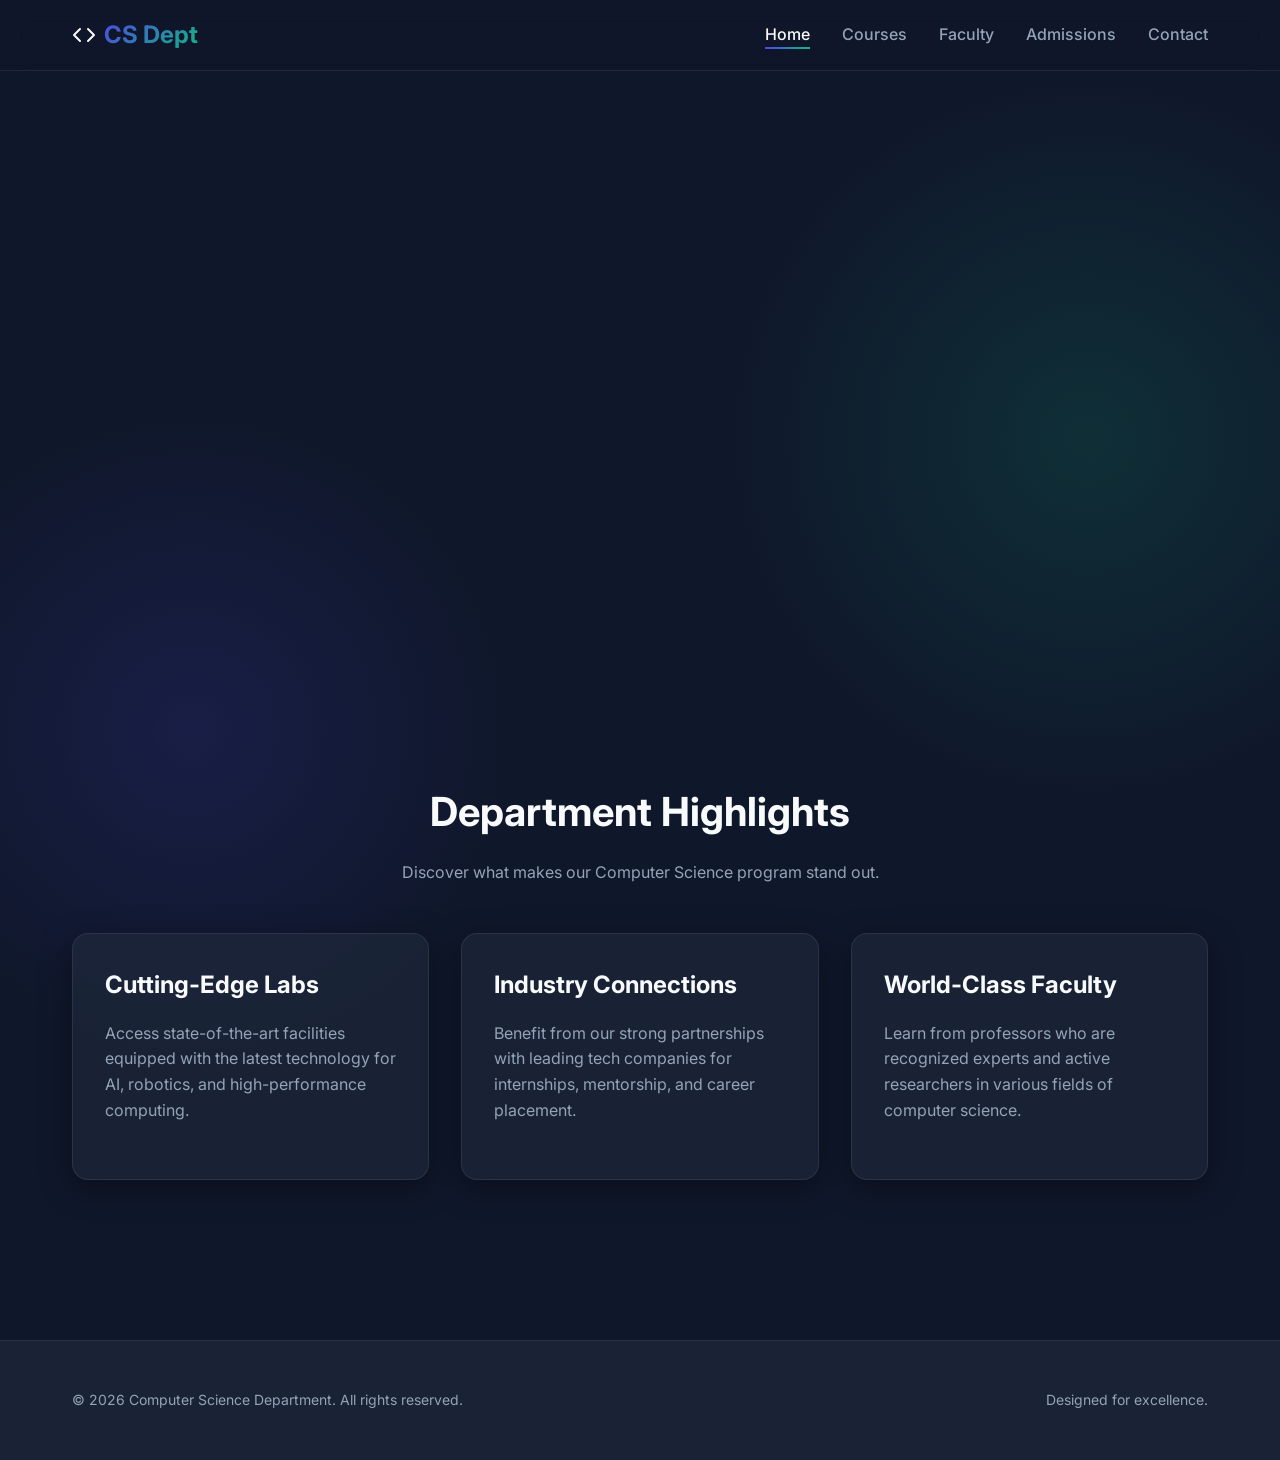
<file: index.html>
<!DOCTYPE html>
<html lang="en">
<head>
    <meta charset="UTF-8">
    <meta name="viewport" content="width=device-width, initial-scale=1.0">
    <meta name="description" content="Computer Science Department - Fostering innovation and excellence in computing.">
    <title>CS Department | Home</title>
    <link rel="stylesheet" href="style.css">
</head>
<body>
    <header>
        <nav>
            <a href="index.html" class="logo">
                <svg width="24" height="24" viewBox="0 0 24 24" fill="none" stroke="currentColor" stroke-width="2" stroke-linecap="round" stroke-linejoin="round"><polyline points="16 18 22 12 16 6"></polyline><polyline points="8 6 2 12 8 18"></polyline></svg>
                <span>CS Dept</span>
            </a>
            <ul class="nav-links">
                <li><a href="index.html" class="active">Home</a></li>
                <li><a href="courses.html">Courses</a></li>
                <li><a href="faculty.html">Faculty</a></li>
                <li><a href="admissions.html">Admissions</a></li>
                <li><a href="contact.html">Contact</a></li>
            </ul>
        </nav>
    </header>

    <main>
        <section class="hero">
            <h1>Shaping the Future of <br>Computing</h1>
            <p>Welcome to the Computer Science Department. We are dedicated to excellence in education, groundbreaking research, and fostering the next generation of tech innovators.</p>
            <div class="hero-buttons">
                <a href="admissions.html" class="btn btn-primary">Apply Now</a>
                <a href="courses.html" class="btn btn-secondary">Explore Programs</a>
            </div>
        </section>

        <section>
            <div class="section-header">
                <h2>Department Highlights</h2>
                <p>Discover what makes our Computer Science program stand out.</p>
            </div>
            <div class="grid">
                <div class="card">
                    <h3>Cutting-Edge Labs</h3>
                    <p>Access state-of-the-art facilities equipped with the latest technology for AI, robotics, and high-performance computing.</p>
                </div>
                <div class="card">
                    <h3>Industry Connections</h3>
                    <p>Benefit from our strong partnerships with leading tech companies for internships, mentorship, and career placement.</p>
                </div>
                <div class="card">
                    <h3>World-Class Faculty</h3>
                    <p>Learn from professors who are recognized experts and active researchers in various fields of computer science.</p>
                </div>
            </div>
        </section>
    </main>

    <footer>
        <div class="footer-content">
            <p class="footer-text">&copy; 2026 Computer Science Department. All rights reserved.</p>
            <p class="footer-text">Designed for excellence.</p>
        </div>
    </footer>
</body>
</html>
</file>
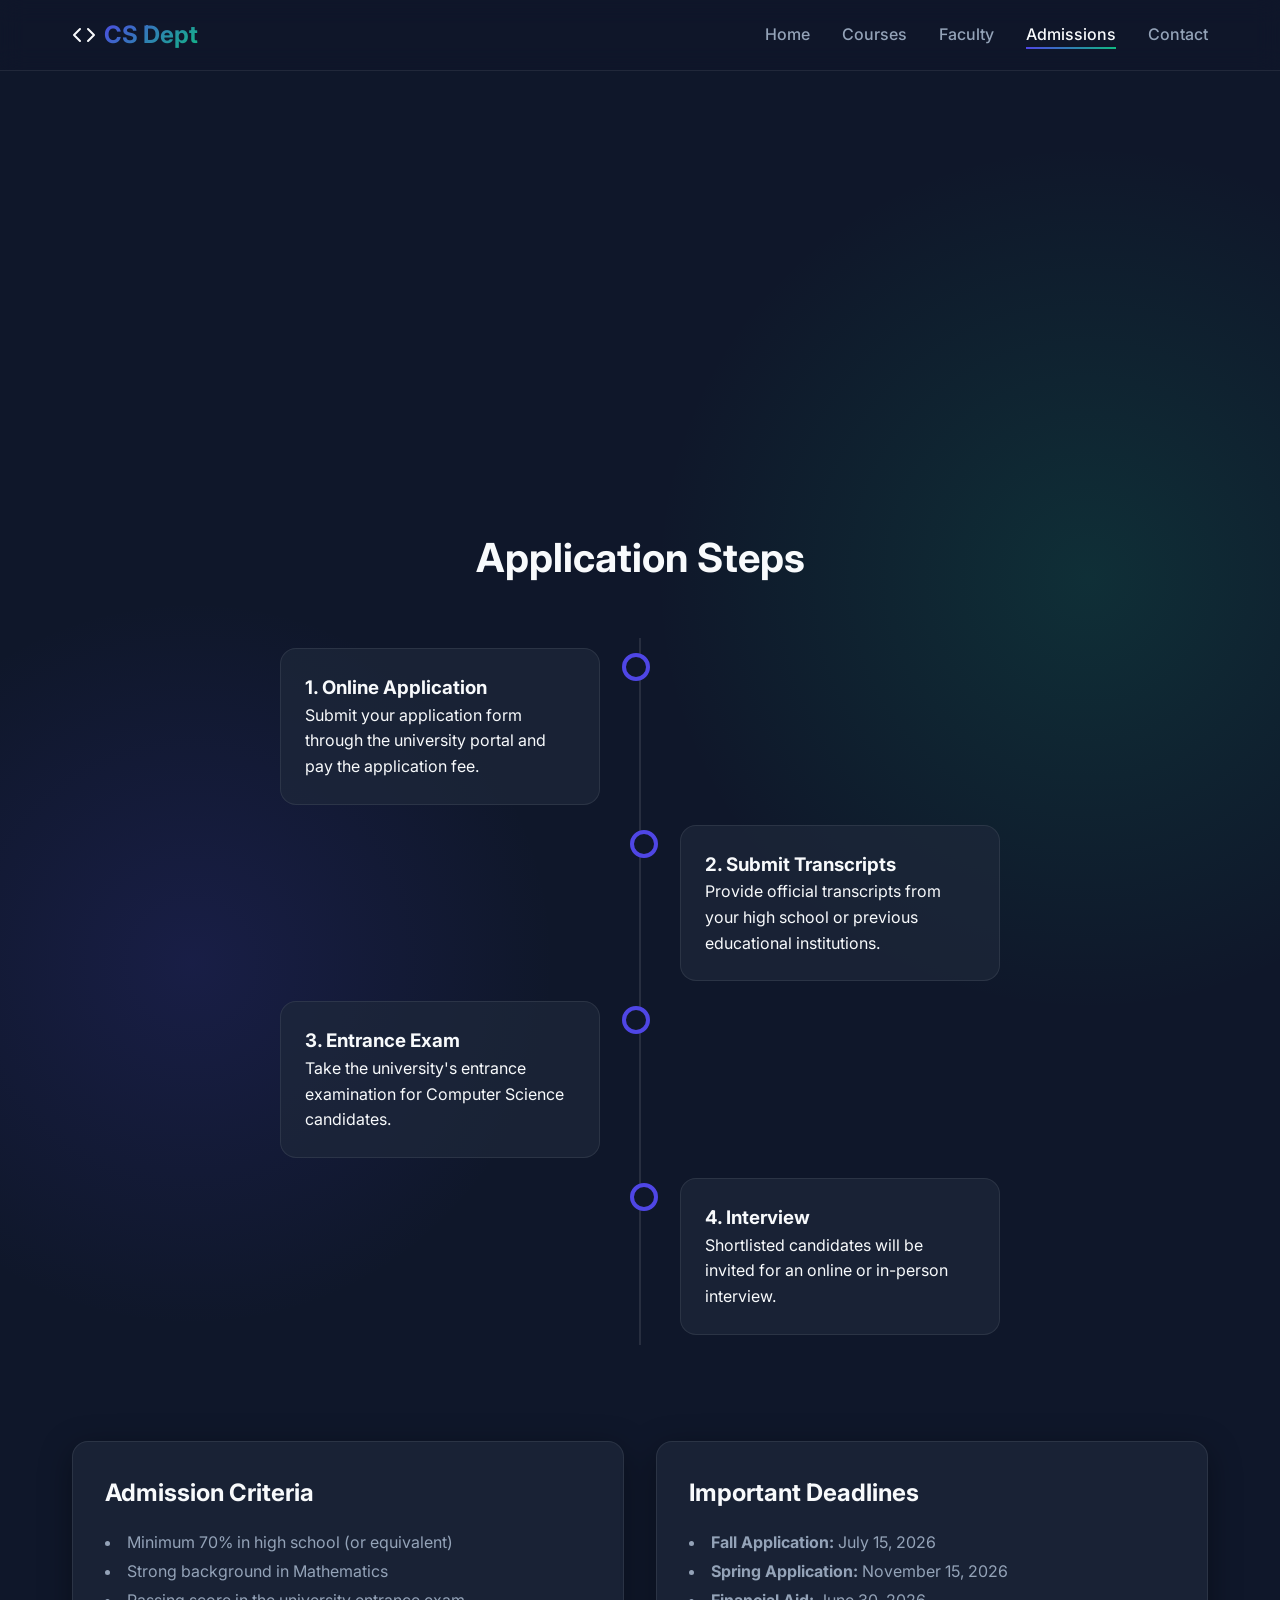
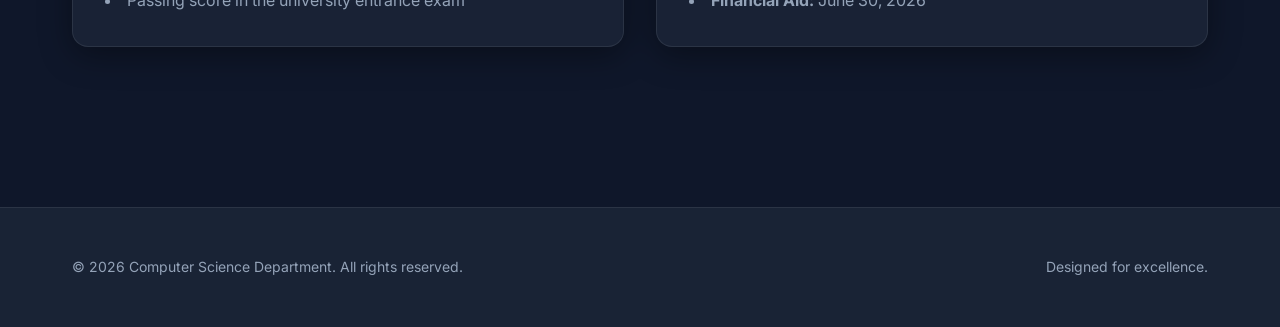
<file: admissions.html>
<!DOCTYPE html>
<html lang="en">
<head>
    <meta charset="UTF-8">
    <meta name="viewport" content="width=device-width, initial-scale=1.0">
    <meta name="description" content="Admission criteria, application steps, and deadlines for the CS Department.">
    <title>CS Department | Admissions</title>
    <link rel="stylesheet" href="style.css">
</head>
<body>
    <header>
        <nav>
            <a href="index.html" class="logo">
                <svg width="24" height="24" viewBox="0 0 24 24" fill="none" stroke="currentColor" stroke-width="2" stroke-linecap="round" stroke-linejoin="round"><polyline points="16 18 22 12 16 6"></polyline><polyline points="8 6 2 12 8 18"></polyline></svg>
                <span>CS Dept</span>
            </a>
            <ul class="nav-links">
                <li><a href="index.html">Home</a></li>
                <li><a href="courses.html">Courses</a></li>
                <li><a href="faculty.html">Faculty</a></li>
                <li><a href="admissions.html" class="active">Admissions</a></li>
                <li><a href="contact.html">Contact</a></li>
            </ul>
        </nav>
    </header>

    <main>
        <section class="hero" style="padding: 4rem 0;">
            <h1>Admissions</h1>
            <p>Join our community of innovators. Find everything you need to apply.</p>
        </section>

        <section>
            <div class="section-header">
                <h2>Application Steps</h2>
            </div>
            <div class="timeline">
                <div class="timeline-item left">
                    <div class="timeline-content">
                        <h3>1. Online Application</h3>
                        <p>Submit your application form through the university portal and pay the application fee.</p>
                    </div>
                </div>
                <div class="timeline-item right">
                    <div class="timeline-content">
                        <h3>2. Submit Transcripts</h3>
                        <p>Provide official transcripts from your high school or previous educational institutions.</p>
                    </div>
                </div>
                <div class="timeline-item left">
                    <div class="timeline-content">
                        <h3>3. Entrance Exam</h3>
                        <p>Take the university's entrance examination for Computer Science candidates.</p>
                    </div>
                </div>
                <div class="timeline-item right">
                    <div class="timeline-content">
                        <h3>4. Interview</h3>
                        <p>Shortlisted candidates will be invited for an online or in-person interview.</p>
                    </div>
                </div>
            </div>
        </section>

        <section>
            <div class="grid">
                <div class="card">
                    <h3>Admission Criteria</h3>
                    <ul style="list-style-position: inside; color: var(--text-secondary); line-height: 1.8;">
                        <li>Minimum 70% in high school (or equivalent)</li>
                        <li>Strong background in Mathematics</li>
                        <li>Passing score in the university entrance exam</li>
                    </ul>
                </div>
                <div class="card">
                    <h3>Important Deadlines</h3>
                    <ul style="list-style-position: inside; color: var(--text-secondary); line-height: 1.8;">
                        <li><strong>Fall Application:</strong> July 15, 2026</li>
                        <li><strong>Spring Application:</strong> November 15, 2026</li>
                        <li><strong>Financial Aid:</strong> June 30, 2026</li>
                    </ul>
                </div>
            </div>
        </section>
    </main>

    <footer>
        <div class="footer-content">
            <p class="footer-text">&copy; 2026 Computer Science Department. All rights reserved.</p>
            <p class="footer-text">Designed for excellence.</p>
        </div>
    </footer>
</body>
</html>
</file>
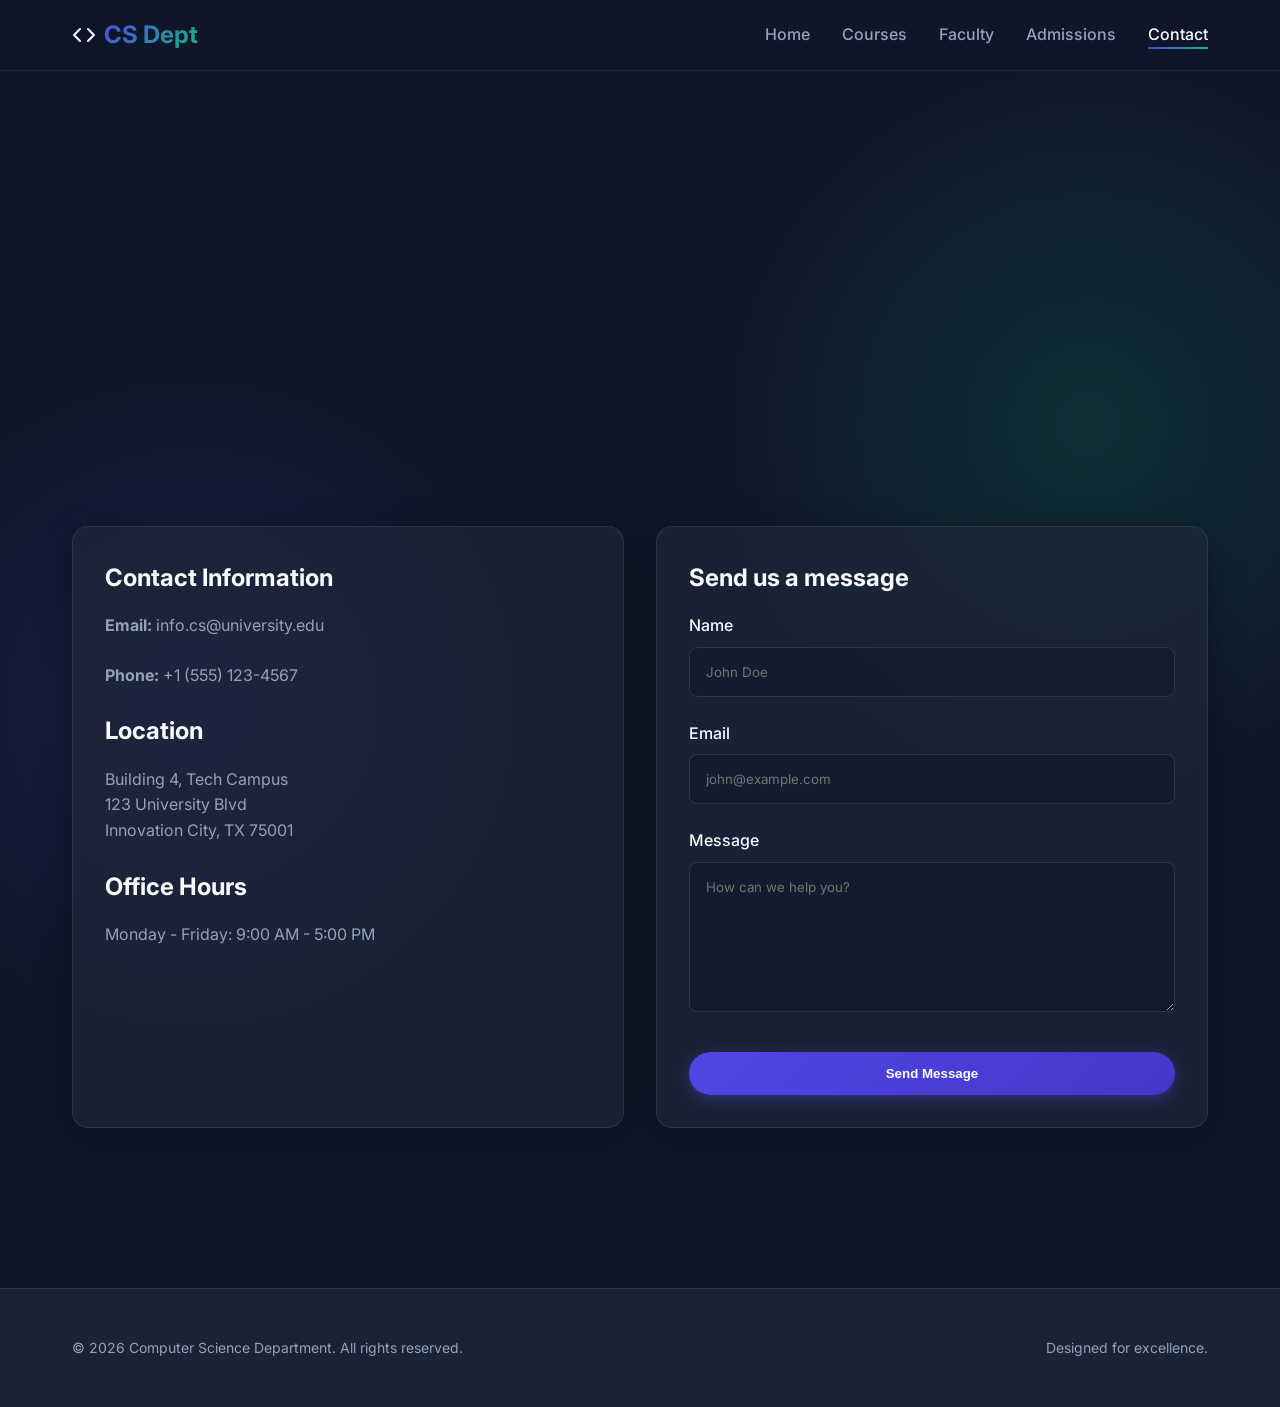
<file: contact.html>
<!DOCTYPE html>
<html lang="en">
<head>
    <meta charset="UTF-8">
    <meta name="viewport" content="width=device-width, initial-scale=1.0">
    <meta name="description" content="Contact the Computer Science Department. Find our location and office hours.">
    <title>CS Department | Contact</title>
    <link rel="stylesheet" href="style.css">
</head>
<body>
    <header>
        <nav>
            <a href="index.html" class="logo">
                <svg width="24" height="24" viewBox="0 0 24 24" fill="none" stroke="currentColor" stroke-width="2" stroke-linecap="round" stroke-linejoin="round"><polyline points="16 18 22 12 16 6"></polyline><polyline points="8 6 2 12 8 18"></polyline></svg>
                <span>CS Dept</span>
            </a>
            <ul class="nav-links">
                <li><a href="index.html">Home</a></li>
                <li><a href="courses.html">Courses</a></li>
                <li><a href="faculty.html">Faculty</a></li>
                <li><a href="admissions.html">Admissions</a></li>
                <li><a href="contact.html" class="active">Contact</a></li>
            </ul>
        </nav>
    </header>

    <main>
        <section class="hero" style="padding: 4rem 0;">
            <h1>Get in Touch</h1>
            <p>Have questions? We're here to help.</p>
        </section>

        <section>
            <div class="grid">
                <div class="card">
                    <h3>Contact Information</h3>
                    <p><strong>Email:</strong> info.cs@university.edu</p>
                    <p><strong>Phone:</strong> +1 (555) 123-4567</p>
                    <h3 style="margin-top: 1.5rem;">Location</h3>
                    <p>Building 4, Tech Campus<br>123 University Blvd<br>Innovation City, TX 75001</p>
                    <h3 style="margin-top: 1.5rem;">Office Hours</h3>
                    <p>Monday - Friday: 9:00 AM - 5:00 PM</p>
                </div>
                <div class="card">
                    <h3>Send us a message</h3>
                    <form class="contact-form" action="#" method="POST">
                        <div class="form-group">
                            <label for="name">Name</label>
                            <input type="text" id="name" name="name" required placeholder="John Doe">
                        </div>
                        <div class="form-group">
                            <label for="email">Email</label>
                            <input type="email" id="email" name="email" required placeholder="john@example.com">
                        </div>
                        <div class="form-group">
                            <label for="message">Message</label>
                            <textarea id="message" name="message" required placeholder="How can we help you?"></textarea>
                        </div>
                        <button type="submit" class="btn btn-primary" style="margin-top: 1rem;">Send Message</button>
                    </form>
                </div>
            </div>
        </section>
    </main>

    <footer>
        <div class="footer-content">
            <p class="footer-text">&copy; 2026 Computer Science Department. All rights reserved.</p>
            <p class="footer-text">Designed for excellence.</p>
        </div>
    </footer>
</body>
</html>
</file>
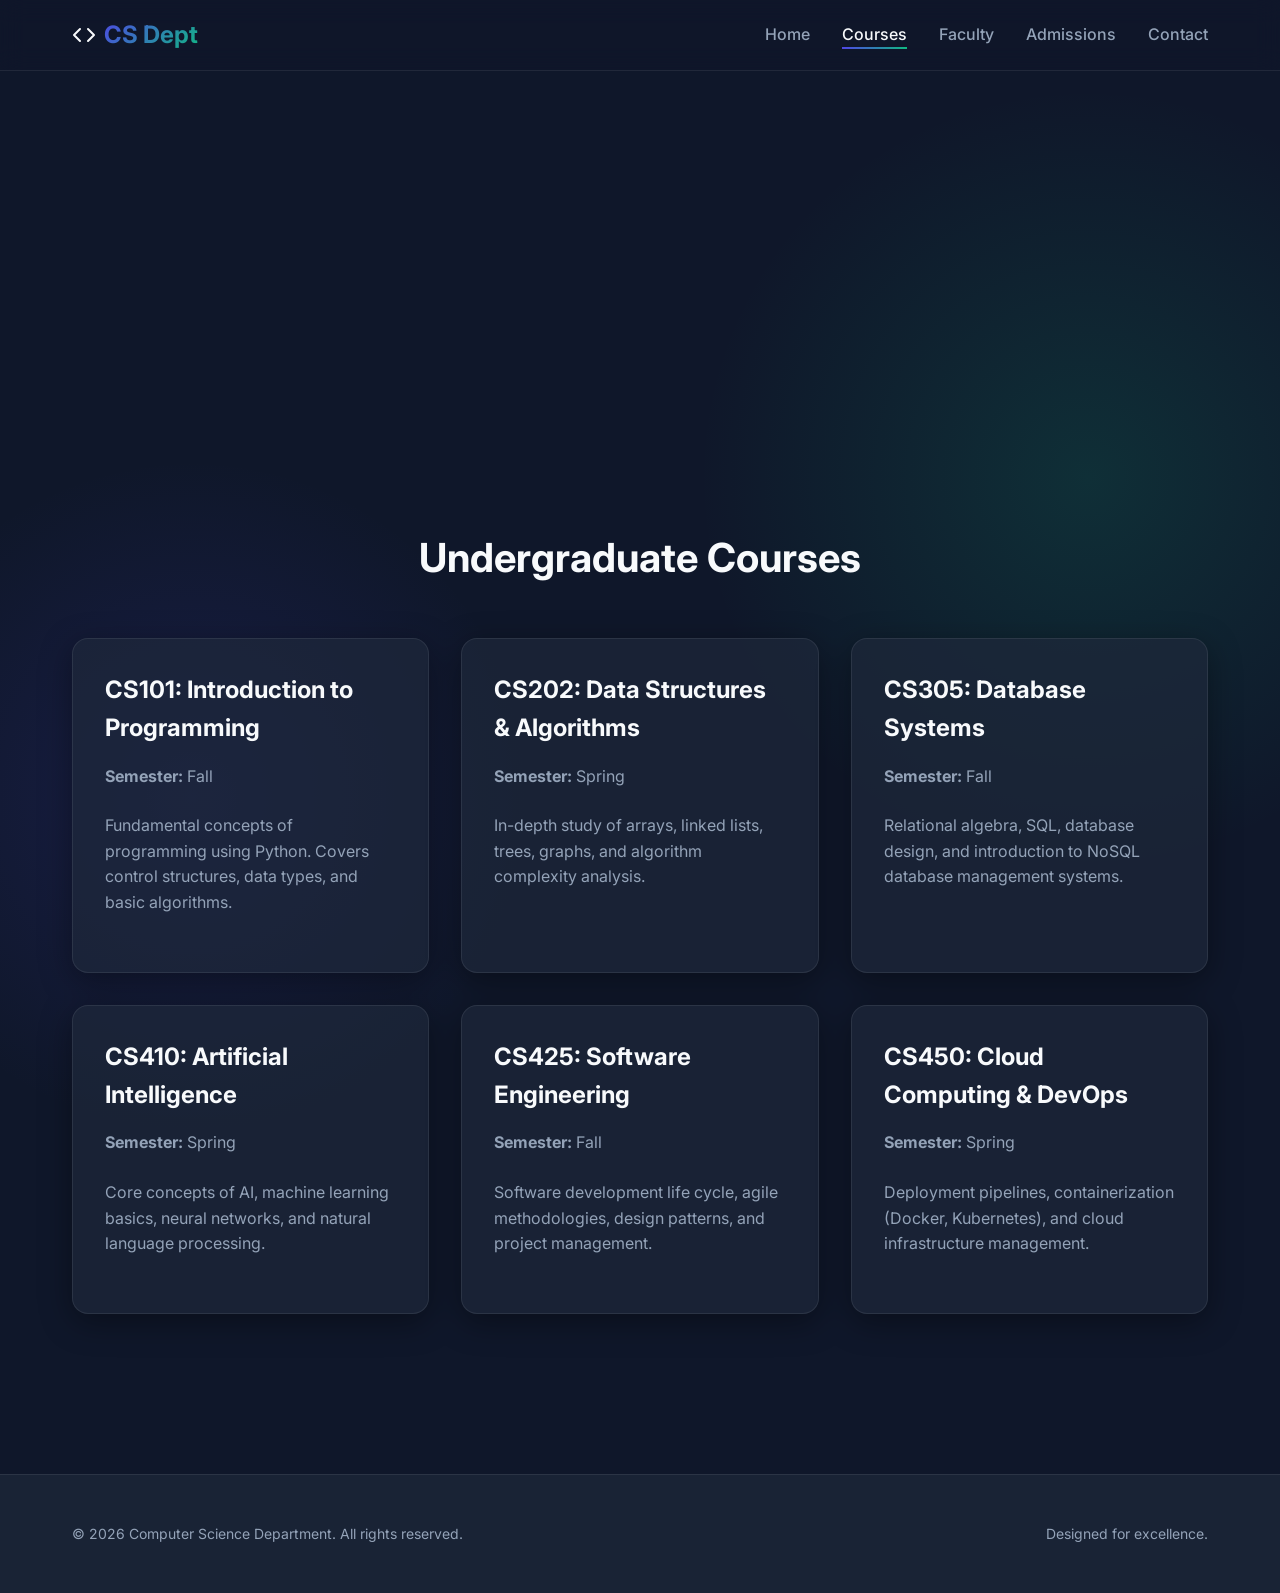
<file: courses.html>
<!DOCTYPE html>
<html lang="en">
<head>
    <meta charset="UTF-8">
    <meta name="viewport" content="width=device-width, initial-scale=1.0">
    <meta name="description" content="Explore the diverse range of computer science courses offered by our department.">
    <title>CS Department | Courses</title>
    <link rel="stylesheet" href="style.css">
</head>
<body>
    <header>
        <nav>
            <a href="index.html" class="logo">
                <svg width="24" height="24" viewBox="0 0 24 24" fill="none" stroke="currentColor" stroke-width="2" stroke-linecap="round" stroke-linejoin="round"><polyline points="16 18 22 12 16 6"></polyline><polyline points="8 6 2 12 8 18"></polyline></svg>
                <span>CS Dept</span>
            </a>
            <ul class="nav-links">
                <li><a href="index.html">Home</a></li>
                <li><a href="courses.html" class="active">Courses</a></li>
                <li><a href="faculty.html">Faculty</a></li>
                <li><a href="admissions.html">Admissions</a></li>
                <li><a href="contact.html">Contact</a></li>
            </ul>
        </nav>
    </header>

    <main>
        <section class="hero" style="padding: 4rem 0;">
            <h1>Academic Programs</h1>
            <p>Comprehensive curriculum designed for the modern tech landscape.</p>
        </section>

        <section>
            <div class="section-header">
                <h2>Undergraduate Courses</h2>
            </div>
            <div class="grid">
                <div class="card">
                    <h3>CS101: Introduction to Programming</h3>
                    <p><strong>Semester:</strong> Fall</p>
                    <p>Fundamental concepts of programming using Python. Covers control structures, data types, and basic algorithms.</p>
                </div>
                <div class="card">
                    <h3>CS202: Data Structures & Algorithms</h3>
                    <p><strong>Semester:</strong> Spring</p>
                    <p>In-depth study of arrays, linked lists, trees, graphs, and algorithm complexity analysis.</p>
                </div>
                <div class="card">
                    <h3>CS305: Database Systems</h3>
                    <p><strong>Semester:</strong> Fall</p>
                    <p>Relational algebra, SQL, database design, and introduction to NoSQL database management systems.</p>
                </div>
                <div class="card">
                    <h3>CS410: Artificial Intelligence</h3>
                    <p><strong>Semester:</strong> Spring</p>
                    <p>Core concepts of AI, machine learning basics, neural networks, and natural language processing.</p>
                </div>
                <div class="card">
                    <h3>CS425: Software Engineering</h3>
                    <p><strong>Semester:</strong> Fall</p>
                    <p>Software development life cycle, agile methodologies, design patterns, and project management.</p>
                </div>
                <div class="card">
                    <h3>CS450: Cloud Computing & DevOps</h3>
                    <p><strong>Semester:</strong> Spring</p>
                    <p>Deployment pipelines, containerization (Docker, Kubernetes), and cloud infrastructure management.</p>
                </div>
            </div>
        </section>
    </main>

    <footer>
        <div class="footer-content">
            <p class="footer-text">&copy; 2026 Computer Science Department. All rights reserved.</p>
            <p class="footer-text">Designed for excellence.</p>
        </div>
    </footer>
</body>
</html>
</file>
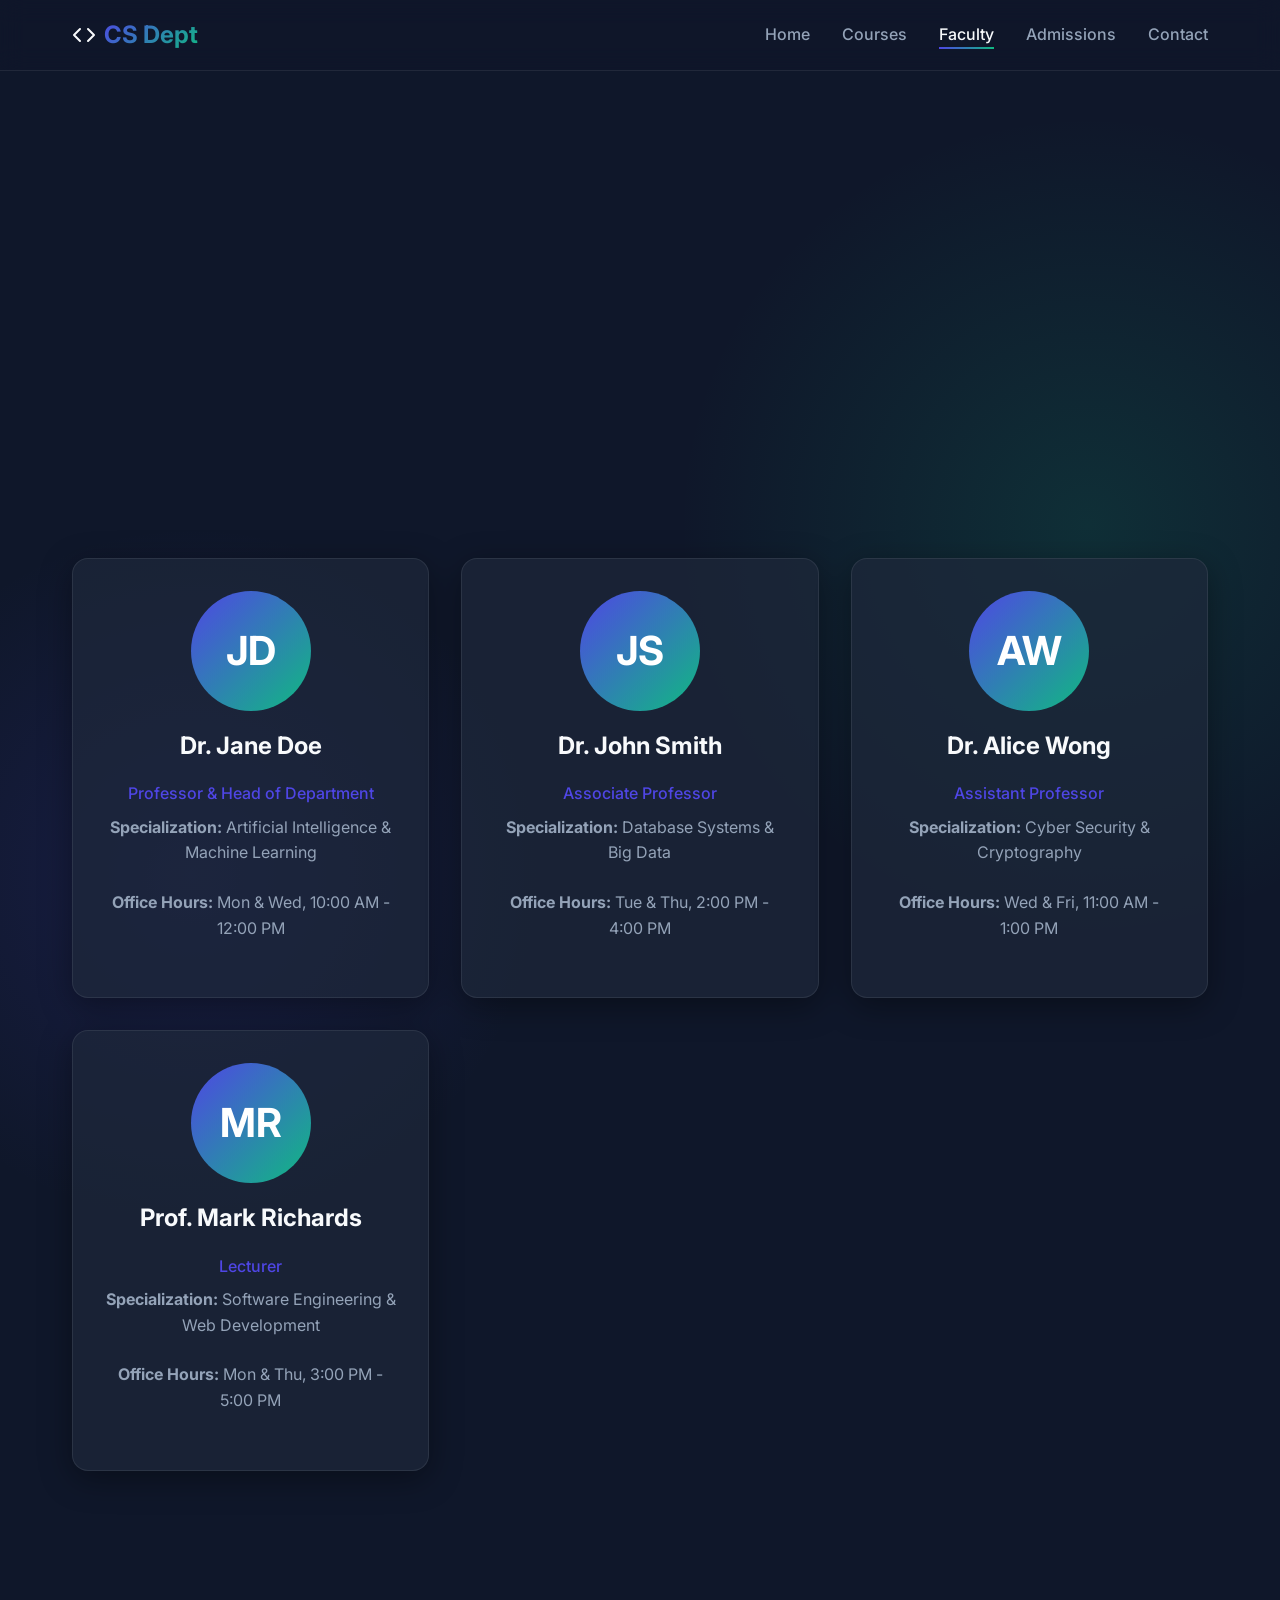
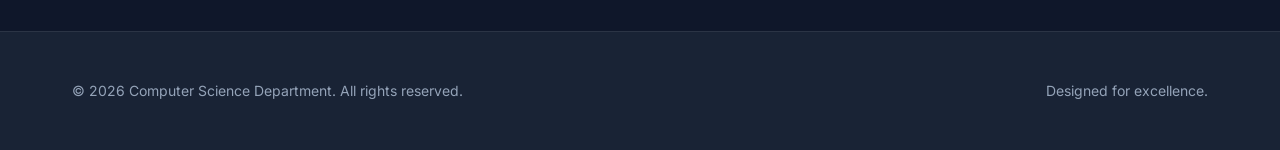
<file: faculty.html>
<!DOCTYPE html>
<html lang="en">
<head>
    <meta charset="UTF-8">
    <meta name="viewport" content="width=device-width, initial-scale=1.0">
    <meta name="description" content="Meet the expert faculty members of the Computer Science Department.">
    <title>CS Department | Faculty</title>
    <link rel="stylesheet" href="style.css">
    <style>
        .faculty-card {
            display: flex;
            flex-direction: column;
            align-items: center;
            text-align: center;
        }
        .faculty-img {
            width: 120px;
            height: 120px;
            border-radius: 50%;
            background: linear-gradient(135deg, var(--primary-color), var(--secondary-color));
            margin-bottom: 1rem;
            display: flex;
            align-items: center;
            justify-content: center;
            color: white;
            font-size: 2.5rem;
            font-weight: 700;
        }
    </style>
</head>
<body>
    <header>
        <nav>
            <a href="index.html" class="logo">
                <svg width="24" height="24" viewBox="0 0 24 24" fill="none" stroke="currentColor" stroke-width="2" stroke-linecap="round" stroke-linejoin="round"><polyline points="16 18 22 12 16 6"></polyline><polyline points="8 6 2 12 8 18"></polyline></svg>
                <span>CS Dept</span>
            </a>
            <ul class="nav-links">
                <li><a href="index.html">Home</a></li>
                <li><a href="courses.html">Courses</a></li>
                <li><a href="faculty.html" class="active">Faculty</a></li>
                <li><a href="admissions.html">Admissions</a></li>
                <li><a href="contact.html">Contact</a></li>
            </ul>
        </nav>
    </header>

    <main>
        <section class="hero" style="padding: 4rem 0;">
            <h1>Our Faculty</h1>
            <p>World-class educators and researchers leading the way in computer science.</p>
        </section>

        <section>
            <div class="grid">
                <div class="card faculty-card">
                    <div class="faculty-img">JD</div>
                    <h3>Dr. Jane Doe</h3>
                    <p style="color: var(--primary-color); font-weight: 500; margin-bottom: 0.5rem;">Professor & Head of Department</p>
                    <p><strong>Specialization:</strong> Artificial Intelligence & Machine Learning</p>
                    <p><strong>Office Hours:</strong> Mon & Wed, 10:00 AM - 12:00 PM</p>
                </div>
                <div class="card faculty-card">
                    <div class="faculty-img">JS</div>
                    <h3>Dr. John Smith</h3>
                    <p style="color: var(--primary-color); font-weight: 500; margin-bottom: 0.5rem;">Associate Professor</p>
                    <p><strong>Specialization:</strong> Database Systems & Big Data</p>
                    <p><strong>Office Hours:</strong> Tue & Thu, 2:00 PM - 4:00 PM</p>
                </div>
                <div class="card faculty-card">
                    <div class="faculty-img">AW</div>
                    <h3>Dr. Alice Wong</h3>
                    <p style="color: var(--primary-color); font-weight: 500; margin-bottom: 0.5rem;">Assistant Professor</p>
                    <p><strong>Specialization:</strong> Cyber Security & Cryptography</p>
                    <p><strong>Office Hours:</strong> Wed & Fri, 11:00 AM - 1:00 PM</p>
                </div>
                <div class="card faculty-card">
                    <div class="faculty-img">MR</div>
                    <h3>Prof. Mark Richards</h3>
                    <p style="color: var(--primary-color); font-weight: 500; margin-bottom: 0.5rem;">Lecturer</p>
                    <p><strong>Specialization:</strong> Software Engineering & Web Development</p>
                    <p><strong>Office Hours:</strong> Mon & Thu, 3:00 PM - 5:00 PM</p>
                </div>
            </div>
        </section>
    </main>

    <footer>
        <div class="footer-content">
            <p class="footer-text">&copy; 2026 Computer Science Department. All rights reserved.</p>
            <p class="footer-text">Designed for excellence.</p>
        </div>
    </footer>
</body>
</html>
</file>
<file: style.css>
@import url('https://fonts.googleapis.com/css2?family=Inter:wght@300;400;500;600;700&display=swap');

:root {
  --primary-color: #4f46e5;
  --primary-hover: #4338ca;
  --secondary-color: #10b981;
  --bg-color: #0f172a;
  --bg-surface: rgba(30, 41, 59, 0.7);
  --text-primary: #f8fafc;
  --text-secondary: #94a3b8;
  --border-color: rgba(255, 255, 255, 0.1);
  --glass-bg: rgba(15, 23, 42, 0.6);
  --glass-border: rgba(255, 255, 255, 0.08);
  --glass-shadow: 0 8px 32px 0 rgba(0, 0, 0, 0.37);
  --transition: all 0.3s cubic-bezier(0.4, 0, 0.2, 1);
}

* {
  margin: 0;
  padding: 0;
  box-sizing: border-box;
}

body {
  font-family: 'Inter', sans-serif;
  background-color: var(--bg-color);
  color: var(--text-primary);
  line-height: 1.6;
  min-height: 100vh;
  display: flex;
  flex-direction: column;
  overflow-x: hidden;
  background-image: 
    radial-gradient(circle at 15% 50%, rgba(79, 70, 229, 0.15), transparent 25%),
    radial-gradient(circle at 85% 30%, rgba(16, 185, 129, 0.15), transparent 25%);
}

/* Header & Navigation */
header {
  background: var(--glass-bg);
  backdrop-filter: blur(12px);
  -webkit-backdrop-filter: blur(12px);
  border-bottom: 1px solid var(--glass-border);
  position: sticky;
  top: 0;
  z-index: 1000;
  padding: 1rem 0;
}

nav {
  max-width: 1200px;
  margin: 0 auto;
  display: flex;
  justify-content: space-between;
  align-items: center;
  padding: 0 2rem;
}

.logo {
  font-size: 1.5rem;
  font-weight: 700;
  color: var(--text-primary);
  text-decoration: none;
  display: flex;
  align-items: center;
  gap: 0.5rem;
}

.logo span {
  background: linear-gradient(135deg, var(--primary-color), var(--secondary-color));
  -webkit-background-clip: text;
  -webkit-text-fill-color: transparent;
}

.nav-links {
  display: flex;
  list-style: none;
  gap: 2rem;
}

.nav-links a {
  color: var(--text-secondary);
  text-decoration: none;
  font-weight: 500;
  transition: var(--transition);
  position: relative;
}

.nav-links a::after {
  content: '';
  position: absolute;
  bottom: -5px;
  left: 0;
  width: 0;
  height: 2px;
  background: linear-gradient(90deg, var(--primary-color), var(--secondary-color));
  transition: var(--transition);
}

.nav-links a:hover,
.nav-links a.active {
  color: var(--text-primary);
}

.nav-links a:hover::after,
.nav-links a.active::after {
  width: 100%;
}

/* Main Content */
main {
  flex: 1;
  max-width: 1200px;
  margin: 0 auto;
  padding: 4rem 2rem;
  width: 100%;
}

.hero {
  text-align: center;
  padding: 6rem 0;
  animation: fadeIn 1s ease-out;
}

.hero h1 {
  font-size: 4rem;
  font-weight: 800;
  line-height: 1.1;
  margin-bottom: 1.5rem;
  background: linear-gradient(to right, #fff, #94a3b8);
  -webkit-background-clip: text;
  -webkit-text-fill-color: transparent;
}

.hero p {
  font-size: 1.25rem;
  color: var(--text-secondary);
  max-width: 700px;
  margin: 0 auto 2.5rem;
}

.btn {
  display: inline-block;
  padding: 0.875rem 2rem;
  border-radius: 9999px;
  font-weight: 600;
  text-decoration: none;
  transition: var(--transition);
  border: none;
  cursor: pointer;
}

.btn-primary {
  background: linear-gradient(135deg, var(--primary-color), var(--primary-hover));
  color: white;
  box-shadow: 0 4px 14px 0 rgba(79, 70, 229, 0.39);
}

.btn-primary:hover {
  transform: translateY(-2px);
  box-shadow: 0 6px 20px rgba(79, 70, 229, 0.23);
}

.btn-secondary {
  background: rgba(255, 255, 255, 0.05);
  color: var(--text-primary);
  border: 1px solid var(--border-color);
  backdrop-filter: blur(10px);
}

.btn-secondary:hover {
  background: rgba(255, 255, 255, 0.1);
  transform: translateY(-2px);
}

.hero-buttons {
  display: flex;
  gap: 1rem;
  justify-content: center;
}

/* Cards & Grid Layouts */
.grid {
  display: grid;
  grid-template-columns: repeat(auto-fit, minmax(300px, 1fr));
  gap: 2rem;
  margin-top: 3rem;
}

.card {
  background: var(--bg-surface);
  border: 1px solid var(--glass-border);
  border-radius: 1rem;
  padding: 2rem;
  backdrop-filter: blur(10px);
  transition: var(--transition);
  box-shadow: var(--glass-shadow);
}

.card:hover {
  transform: translateY(-5px);
  border-color: rgba(79, 70, 229, 0.5);
  box-shadow: 0 10px 40px -10px rgba(79, 70, 229, 0.3);
}

.card h3 {
  font-size: 1.5rem;
  margin-bottom: 1rem;
  color: var(--text-primary);
}

.card p {
  color: var(--text-secondary);
  margin-bottom: 1.5rem;
}

/* Sections */
section {
  margin-bottom: 6rem;
  animation: fadeUp 0.8s ease-out forwards;
  opacity: 0;
  transform: translateY(20px);
}

.section-header {
  text-align: center;
  margin-bottom: 3rem;
}

.section-header h2 {
  font-size: 2.5rem;
  font-weight: 700;
  margin-bottom: 1rem;
}

.section-header p {
  color: var(--text-secondary);
  max-width: 600px;
  margin: 0 auto;
}

/* Footer */
footer {
  background: var(--bg-surface);
  border-top: 1px solid var(--glass-border);
  padding: 3rem 0;
  margin-top: auto;
}

.footer-content {
  max-width: 1200px;
  margin: 0 auto;
  display: flex;
  justify-content: space-between;
  align-items: center;
  padding: 0 2rem;
}

.footer-text {
  color: var(--text-secondary);
  font-size: 0.875rem;
}

/* Animations */
@keyframes fadeIn {
  from { opacity: 0; }
  to { opacity: 1; }
}

@keyframes fadeUp {
  from {
    opacity: 0;
    transform: translateY(20px);
  }
  to {
    opacity: 1;
    transform: translateY(0);
  }
}

/* Stagger animations for sections */
section:nth-child(1) { animation-delay: 0.1s; }
section:nth-child(2) { animation-delay: 0.2s; }
section:nth-child(3) { animation-delay: 0.3s; }

/* Contact Form */
.contact-form {
  display: flex;
  flex-direction: column;
  gap: 1.5rem;
}

.form-group {
  display: flex;
  flex-direction: column;
  gap: 0.5rem;
}

.form-group label {
  font-weight: 500;
  color: var(--text-primary);
}

.form-group input,
.form-group textarea {
  padding: 1rem;
  background: rgba(15, 23, 42, 0.5);
  border: 1px solid var(--border-color);
  border-radius: 0.5rem;
  color: var(--text-primary);
  font-family: inherit;
  transition: var(--transition);
}

.form-group input:focus,
.form-group textarea:focus {
  outline: none;
  border-color: var(--primary-color);
  box-shadow: 0 0 0 2px rgba(79, 70, 229, 0.2);
}

.form-group textarea {
  resize: vertical;
  min-height: 150px;
}

/* Admissions Timeline */
.timeline {
  position: relative;
  max-width: 800px;
  margin: 0 auto;
}

.timeline::after {
  content: '';
  position: absolute;
  width: 2px;
  background: var(--border-color);
  top: 0;
  bottom: 0;
  left: 50%;
  margin-left: -1px;
}

.timeline-item {
  padding: 10px 40px;
  position: relative;
  background-color: inherit;
  width: 50%;
}

.timeline-item::after {
  content: '';
  position: absolute;
  width: 20px;
  height: 20px;
  right: -10px;
  background-color: var(--bg-color);
  border: 4px solid var(--primary-color);
  top: 15px;
  border-radius: 50%;
  z-index: 1;
}

.left {
  left: 0;
}

.right {
  left: 50%;
}

.right::after {
  left: -10px;
}

.timeline-content {
  padding: 1.5rem;
  background: var(--bg-surface);
  border: 1px solid var(--glass-border);
  border-radius: 1rem;
  position: relative;
}

/* Responsive Design */
@media (max-width: 768px) {
  .hero h1 { font-size: 2.5rem; }
  .nav-links { display: none; }
  .timeline::after { left: 31px; }
  .timeline-item { width: 100%; padding-left: 70px; padding-right: 25px; }
  .timeline-item::after { left: 21px; }
  .right { left: 0%; }
}
</file>
